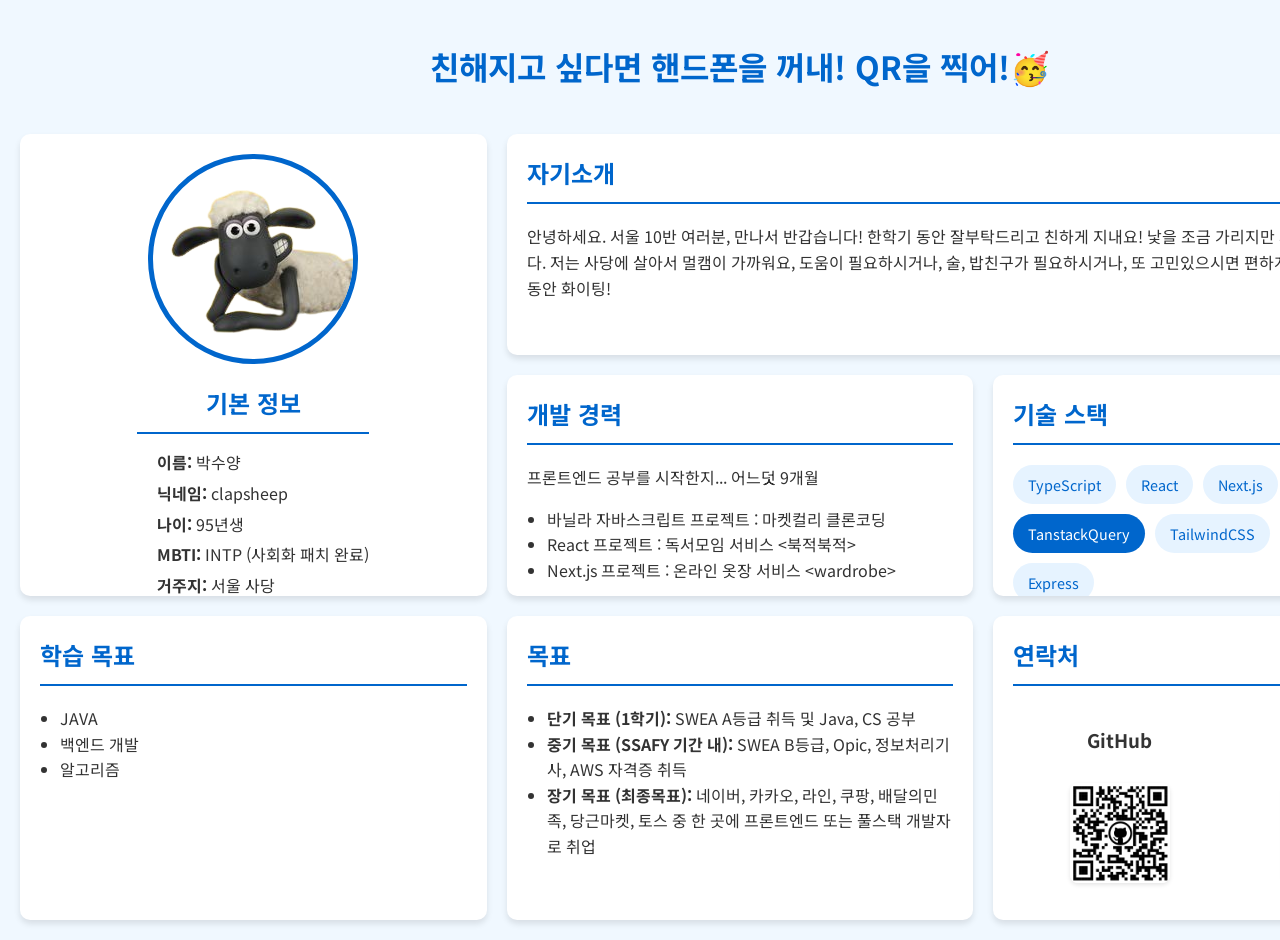
<file: index.html>
<!DOCTYPE html>
<html lang="ko">
  <head>
    <meta charset="UTF-8" />
    <meta name="viewport" content="width=device-width, initial-scale=1.0" />
    <title>박수양 - SSAFY 자기소개서</title>
    <link rel="stylesheet" href="introduce.css" />
    <script type="module" src="introduce.js"></script>
  </head>
  <body>
    <div class="container">
      <header>
        <h1>친해지고 싶다면 핸드폰을 꺼내! QR을 찍어!🥳</h1>
      </header>
      <main>
        <section class="profile">
          <img
            class="profile-photo"
            src="./assets/shwanTheSheep-removebg-preview.png"
            alt="clapsheep"
          />
          <div class="profile-info">
            <h2>기본 정보</h2>
            <ul class="info-list">
              <li><strong>이름:</strong> 박수양</li>
              <li><strong>닉네임:</strong> clapsheep</li>
              <li><strong>나이:</strong> 95년생</li>
              <li><strong>MBTI:</strong> INTP (사회화 패치 완료)</li>
              <li><strong>거주지:</strong> 서울 사당</li>
              <li>
                <strong>휴대폰:</strong>
                <a href="tel:010-9424-9077">010-9424-9077</a>
              </li>
            </ul>
          </div>
        </section>
        <section class="intro">
          <h2>자기소개</h2>
          <p>
            안녕하세요. 서울 10반 여러분, 만나서 반갑습니다! 한학기 동안
            잘부탁드리고 친하게 지내요! 낯을 조금 가리지만 사실 금방 친해질
            겁니다. 저는 사당에 살아서 멀캠이 가까워요, 도움이 필요하시거나, 술,
            밥친구가 필요하시거나, 또 고민있으시면 편하게 자리하시죠! 한학기
            동안 화이팅!
          </p>
        </section>
        <section class="experience">
          <h2>개발 경력</h2>
          <p>프론트엔드 공부를 시작한지... 어느덧 9개월</p>
          <ul>
            <li>바닐라 자바스크립트 프로젝트 : 마켓컬리 클론코딩</li>
            <li>React 프로젝트 : 독서모임 서비스 &lt;북적북적&gt;</li>
            <li>Next.js 프로젝트 : 온라인 옷장 서비스 &lt;wardrobe&gt;</li>
          </ul>
        </section>
        <section class="skills">
          <h2>기술 스택</h2>
          <div class="tech-stack">
            <span class="tech">TypeScript</span>
            <span class="tech">React</span>
            <span class="tech">Next.js</span>
            <span class="tech">Zustand</span>
            <span class="tech">TanstackQuery</span>
            <span class="tech">TailwindCSS</span>
            <span class="tech">MongoDB</span>
            <span class="tech">Express</span>
          </div>
        </section>
        <section class="learning-goals">
          <h2>학습 목표</h2>
          <ul>
            <li>JAVA</li>
            <li>백엔드 개발</li>
            <li>알고리즘</li>
          </ul>
        </section>
        <section class="goals">
          <h2>목표</h2>
          <ul>
            <li>
              <strong>단기 목표 (1학기):</strong> SWEA A등급 취득 및 Java, CS
              공부
            </li>
            <li>
              <strong>중기 목표 (SSAFY 기간 내):</strong> SWEA B등급, Opic,
              정보처리기사, AWS 자격증 취득
            </li>
            <li>
              <strong>장기 목표 (최종목표):</strong> 네이버, 카카오, 라인, 쿠팡,
              배달의민족, 당근마켓, 토스 중 한 곳에 프론트엔드 또는 풀스택
              개발자로 취업
            </li>
          </ul>
        </section>
        <section class="contact">
          <h2>연락처</h2>
          <div class="contact-info">
            <div class="contact-item">
              <h3>GitHub</h3>
              <img
                class="qr-placeholder"
                src="./assets/githubqr.png"
                alt="GitHub QR 코드"
              />
            </div>
            <div class="contact-item">
              <h3>Kakao</h3>
              <img
                class="qr-placeholder"
                src="./assets/카카오톡qr.jpg"
                alt="Kakao QR 코드"
              />
            </div>
          </div>
        </section>
      </main>
    </div>
  </body>
</html>
</file>
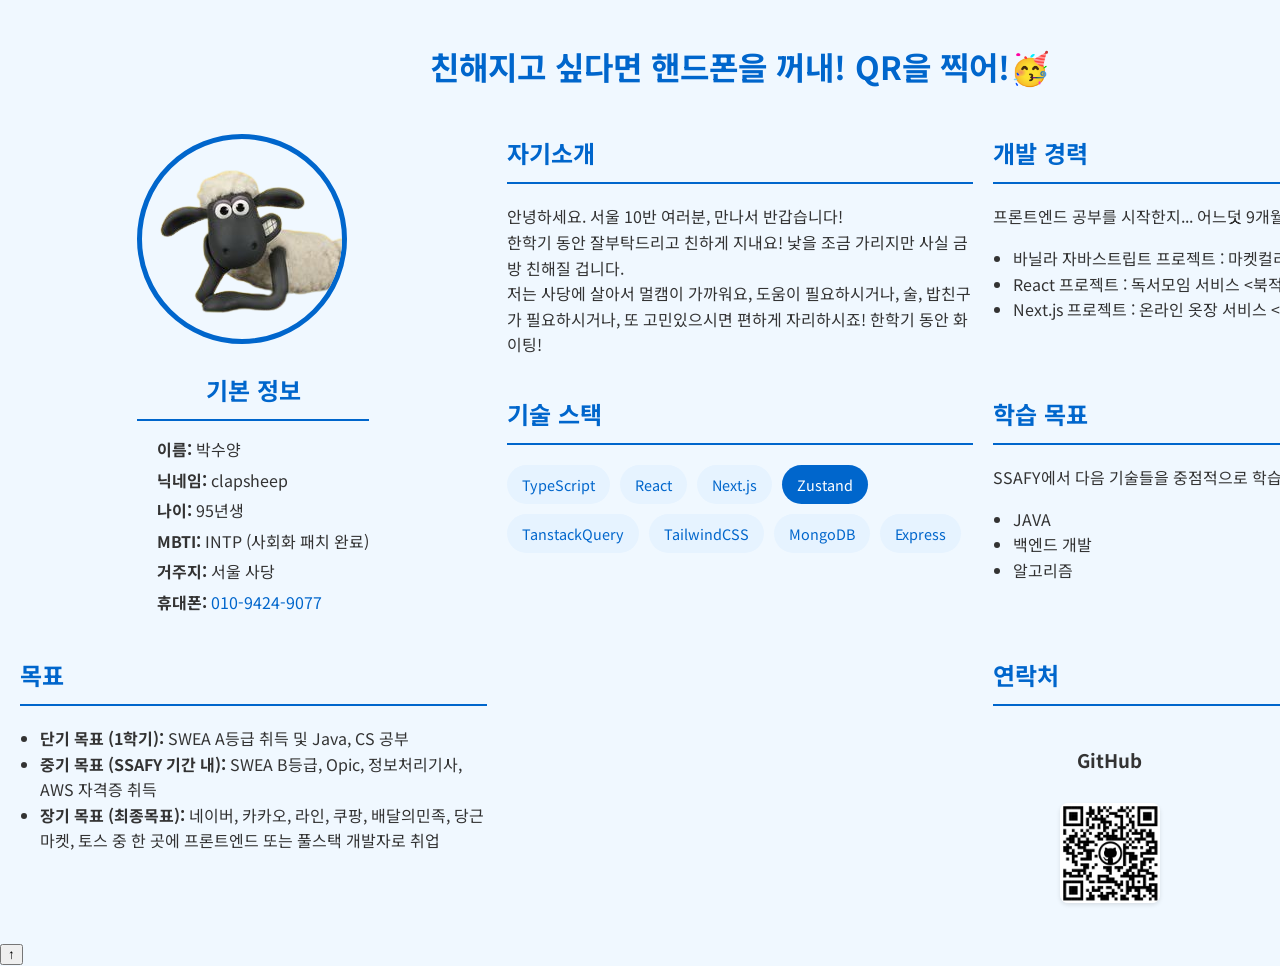
<file: introduce.html>
<!DOCTYPE html>
<html lang="ko">
  <head>
    <meta charset="UTF-8" />
    <meta name="viewport" content="width=device-width, initial-scale=1.0" />
    <title>박수양 - SSAFY 자기소개서</title>
    <link rel="stylesheet" href="introduce.css" />
    <script type="module" src="introduce.js"></script>
  </head>
  <body>
    <div class="container">
      <header class="fade-in">
        <h1>친해지고 싶다면 핸드폰을 꺼내! QR을 찍어!🥳</h1>
      </header>

      <div class="profile fade-in">
        <div class="profile-content">
          <img
            class="profile-photo"
            src="./assets/shwanTheSheep-removebg-preview.png"
            alt="clapsheep"
          />
          <div class="profile-info">
            <h2>기본 정보</h2>
            <ul class="info-list">
              <li><strong>이름:</strong> 박수양</li>
              <li><strong>닉네임:</strong> clapsheep</li>
              <li><strong>나이:</strong> 95년생</li>
              <li><strong>MBTI:</strong> INTP (사회화 패치 완료)</li>
              <li><strong>거주지:</strong> 서울 사당</li>
              <li>
                <strong>휴대폰:</strong>
                <a href="tel:010-9424-9077">010-9424-9077</a>
              </li>
            </ul>
          </div>
        </div>
      </div>

      <div class="section fade-in">
        <h2>자기소개</h2>
        <p>
          안녕하세요. 서울 10반 여러분, 만나서 반갑습니다!<br />
          한학기 동안 잘부탁드리고 친하게 지내요! 낯을 조금 가리지만 사실 금방
          친해질 겁니다.<br />
          저는 사당에 살아서 멀캠이 가까워요, 도움이 필요하시거나, 술, 밥친구가
          필요하시거나, 또 고민있으시면 편하게 자리하시죠! 한학기 동안 화이팅!
        </p>
      </div>

      <div class="section fade-in">
        <h2>개발 경력</h2>
        <p>프론트엔드 공부를 시작한지... 어느덧 9개월</p>
        <ul>
          <li>바닐라 자바스트립트 프로젝트 : 마켓컬리 클론코딩</li>
          <li>React 프로젝트 : 독서모임 서비스 &lt;북적북적&gt;</li>
          <li>Next.js 프로젝트 : 온라인 옷장 서비스 &lt;wardrobe&gt;</li>
        </ul>
      </div>

      <div class="section fade-in">
        <h2>기술 스택</h2>
        <div class="tech-stack">
          <span class="tech">TypeScript</span>
          <span class="tech">React</span>
          <span class="tech">Next.js</span>
          <span class="tech">Zustand</span>
          <span class="tech">TanstackQuery</span>
          <span class="tech">TailwindCSS</span>
          <span class="tech">MongoDB</span>
          <span class="tech">Express</span>
        </div>
      </div>

      <div class="section fade-in">
        <h2>학습 목표</h2>
        <p>SSAFY에서 다음 기술들을 중점적으로 학습하고자 합니다:</p>
        <ul>
          <li>JAVA</li>
          <li>백엔드 개발</li>
          <li>알고리즘</li>
        </ul>
      </div>

      <div class="section fade-in">
        <h2>목표</h2>
        <ul class="goals">
          <li>
            <strong>단기 목표 (1학기):</strong> SWEA A등급 취득 및 Java, CS 공부
          </li>
          <li>
            <strong>중기 목표 (SSAFY 기간 내):</strong> SWEA B등급, Opic,
            정보처리기사, AWS 자격증 취득
          </li>
          <li>
            <strong>장기 목표 (최종목표):</strong> 네이버, 카카오, 라인, 쿠팡,
            배달의민족, 당근마켓, 토스 중 한 곳에 프론트엔드 또는 풀스택
            개발자로 취업
          </li>
        </ul>
      </div>

      <div class="section contact fade-in">
        <h2>연락처</h2>
        <div class="contact-info">
          <div class="contact-item">
            <h3>GitHub</h3>
            <img
              class="qr-placeholder"
              src="./assets/githubqr.png"
              alt="GitHub QR 코드"
            />
          </div>
          <div class="contact-item">
            <h3>Kakao</h3>
            <img
              class="qr-placeholder"
              src="./assets/카카오톡qr.jpg"
              alt="Kakao QR 코드"
            />
          </div>
        </div>
      </div>
    </div>
    <button id="scrollToTop" class="scroll-to-top">↑</button>
  </body>
</html>
</file>
<file: introduce.css>
@import url("https://fonts.googleapis.com/css2?family=Gaegu&family=Noto+Sans+KR:wght@100..900&display=swap");

:root {
  --primary-color: #0066cc;
  --background-color: #f0f8ff;
  --text-color: #333;
  --section-bg-color: white;
  --section-shadow: 0 4px 6px rgba(0, 0, 0, 0.1);
}

body {
  margin: 0;
  font-family: "Noto Sans KR", sans-serif;
  background-color: var(--background-color);
  color: var(--text-color);
  line-height: 1.6;
}

a {
  text-decoration: none;
  color: var(--primary-color);
  transition: color 0.3s ease;
}

a:hover {
  color: #004999;
}

.container {
  width: 1440px;
  height: 100vh;
  margin: 0 auto;
  padding: 20px;
  display: grid;
  grid-template-columns: repeat(3, 1fr);
  grid-template-rows: auto 1fr 1fr;
  gap: 20px;
}

header {
  grid-column: 1 / -1;
  text-align: center;
}

h1 {
  font-size: 2em;
  color: var(--primary-color);
  animation: fadeInDown 1s ease-out;
}

main {
  grid-column: 1 / -1;
  display: contents;
}

section {
  background-color: var(--section-bg-color);
  padding: 20px;
  border-radius: 10px;
  box-shadow: var(--section-shadow);
  overflow: hidden;
}

.profile {
  grid-column: 1 / 2;
  grid-row: 2 / 4;
  display: flex;
  flex-direction: column;
  align-items: center;
  animation: fadeInLeft 1s ease-out;
}

.profile-photo {
  width: 200px;
  height: 200px;
  border-radius: 50%;
  object-fit: cover;
  border: 5px solid var(--primary-color);
  margin-bottom: 20px;
}

.profile-info h2 {
  text-align: center;
  margin-bottom: 10px;
}

.info-list {
  list-style-type: none;
}

.info-list li {
  margin-bottom: 5px;
}

.intro {
  grid-column: 2 / 4;
  grid-row: 2 / 3;
  animation: fadeInRight 1s ease-out;
}

.experience {
  grid-column: 2 / 3;
  grid-row: 3 / 4;
  animation: fadeInUp 1s ease-out 0.2s;
}

.skills {
  grid-column: 3 / 4;
  grid-row: 3 / 4;
  animation: fadeInUp 1s ease-out 0.4s;
}

.learning-goals {
  grid-column: 1 / 2;
  grid-row: 4 / 5;
  animation: fadeInLeft 1s ease-out 0.6s;
}

.goals {
  grid-column: 2 / 3;
  grid-row: 4 / 5;
  animation: fadeInUp 1s ease-out 0.8s;
}

.contact {
  grid-column: 3 / 4;
  grid-row: 4 / 5;
  animation: fadeInRight 1s ease-out 1s;
}

h2 {
  color: var(--primary-color);
  border-bottom: 2px solid var(--primary-color);
  padding-bottom: 10px;
  margin-top: 0;
}

ul {
  padding-left: 20px;
}

.tech-stack {
  display: flex;
  flex-wrap: wrap;
  gap: 10px;
}

.tech {
  background-color: #e6f3ff;
  color: var(--primary-color);
  padding: 8px 15px;
  border-radius: 20px;
  font-size: 0.9em;
  transition: all 0.3s ease;
}

.tech.active {
  background-color: var(--primary-color);
  color: white;
}

.contact-info {
  display: flex;
  justify-content: space-around;
}

.contact-item {
  text-align: center;
}

.qr-placeholder {
  width: 100px;
  height: 100px;
  object-fit: cover;
  margin: 10px auto;
  border-radius: 8px;
  box-shadow: 0 2px 4px rgba(0, 0, 0, 0.1);
}

@keyframes fadeInDown {
  from {
    opacity: 0;
    transform: translateY(-20px);
  }
  to {
    opacity: 1;
    transform: translateY(0);
  }
}

@keyframes fadeInLeft {
  from {
    opacity: 0;
    transform: translateX(-20px);
  }
  to {
    opacity: 1;
    transform: translateX(0);
  }
}

@keyframes fadeInRight {
  from {
    opacity: 0;
    transform: translateX(20px);
  }
  to {
    opacity: 1;
    transform: translateX(0);
  }
}

@keyframes fadeInUp {
  from {
    opacity: 0;
    transform: translateY(20px);
  }
  to {
    opacity: 1;
    transform: translateY(0);
  }
}
</file>
